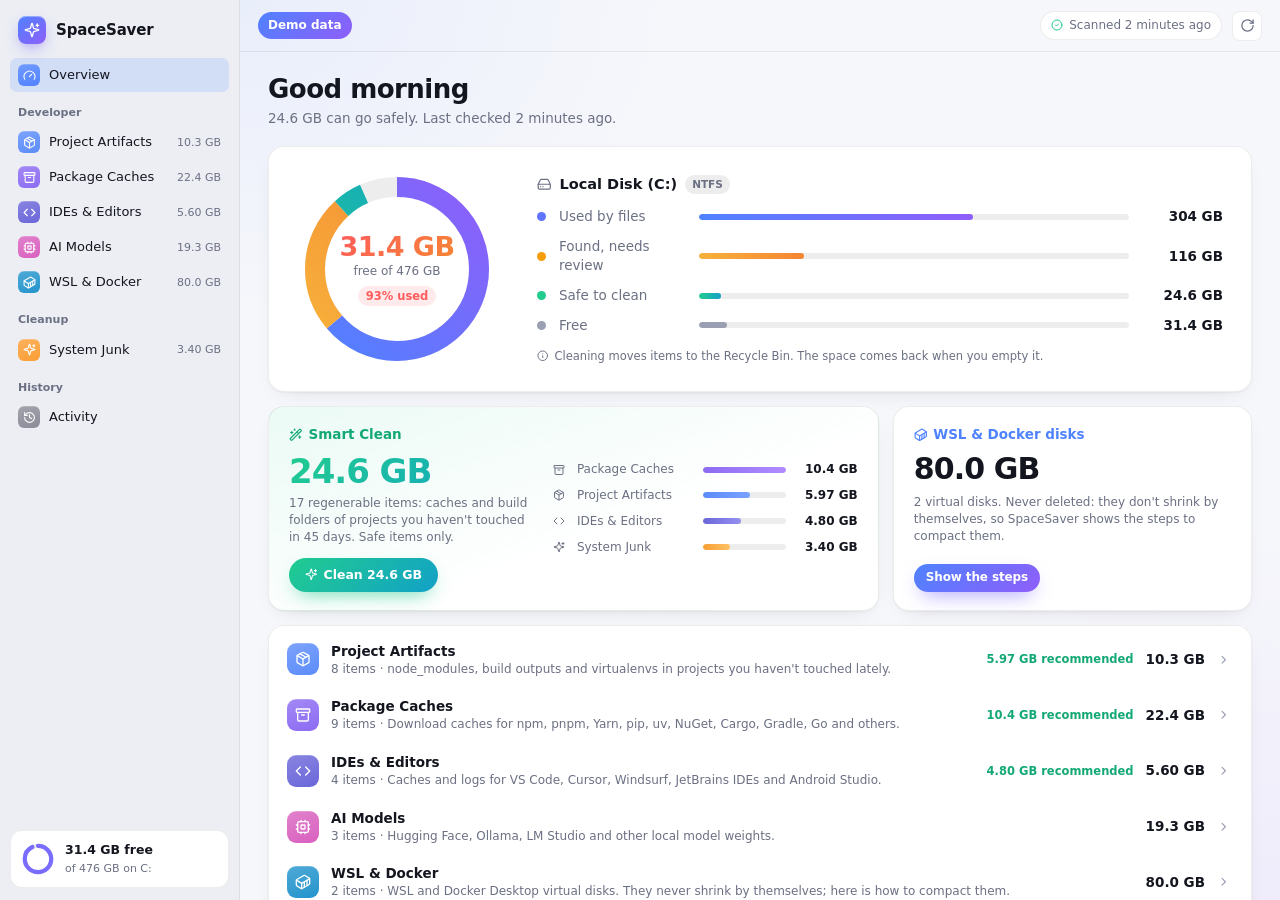
<file: windows/app/ui/index.html>
<!doctype html>
<html lang="en">
<head>
  <meta charset="utf-8">
  <meta name="viewport" content="width=device-width, initial-scale=1">
  <meta name="color-scheme" content="light dark">
  <title>SpaceSaver</title>
  <link rel="stylesheet" href="style.css">
</head>
<body>
  <div class="app">
    <aside class="side">
      <div class="brand"><span class="logo" id="logo"></span><b>SpaceSaver</b></div>
      <nav class="side-list" id="nav" aria-label="Sections"></nav>
      <div class="side-disk" id="side-disk"></div>
    </aside>
    <main class="main">
      <header class="toolbar">
        <span class="demo-chip" id="demo-chip" hidden title="No Windows backend: showing built-in demo data">Demo data</span>
        <span class="scan-chip" id="scan-chip"></span>
        <button class="tb-btn" id="rescan" type="button" title="Scan again" aria-label="Scan again"></button>
      </header>
      <section class="content" id="content" tabindex="-1"></section>
      <div class="sel-bar" id="sel-bar" hidden></div>
    </main>
  </div>
  <div class="modal" id="modal" hidden></div>
  <div class="toast" id="toast" role="status" hidden></div>
  <script src="icons.js"></script>
  <script src="demo.js"></script>
  <script src="app.js"></script>
</body>
</html>
</file>
<file: windows/app/ui/style.css>
/* SpaceSaver for Windows. Colours and shapes follow the macOS app (see docs/style.css). */

:root {
  color-scheme: light dark;
  --bg: #f6f7fb;
  --side: #eceef4;
  --card: #ffffff;
  --card-2: #f3f4f9;
  --line: rgba(0, 0, 0, .07);
  --ink: #14161f;
  --ink-2: #6b7083;
  --ink-3: #9aa0b2;
  --track: rgba(0, 0, 0, .07);
  --hover: rgba(79, 130, 255, .08);
  --active: rgba(79, 130, 255, .16);
  --brand-1: #4f82ff;
  --brand-2: #8f5efa;
  --ok-1: #21cc8f;
  --ok-2: #12a1c7;
  --bad-1: #ff5c5c;
  --bad-2: #f58533;
  --warn-1: #f7b23b;
  --warn-2: #f58533;
  --ok-text: #13a874;
  --warn-text: #d97706;
  --bad-text: #e5484d;
  --shadow: 0 1px 2px rgba(0, 0, 0, .04), 0 8px 24px -14px rgba(0, 0, 0, .18);
  --shadow-lg: 0 30px 80px -20px rgba(20, 20, 60, .45), 0 10px 30px -12px rgba(0, 0, 0, .3);
  --spring: cubic-bezier(.3, 1.3, .5, 1);
  --ease: cubic-bezier(.2, .8, .2, 1);
  --font: "Segoe UI Variable Text", "Segoe UI", system-ui, -apple-system, Inter, sans-serif;
  --display: "Segoe UI Variable Display", "Segoe UI", system-ui, -apple-system, Inter, sans-serif;
  --mono: "Cascadia Mono", "Cascadia Code", Consolas, ui-monospace, "SF Mono", monospace;
}

@media (prefers-color-scheme: dark) {
  :root {
    --bg: #1c1d23;
    --side: #232429;
    --card: #27282f;
    --card-2: #2e2f37;
    --line: rgba(255, 255, 255, .08);
    --ink: #f2f3f7;
    --ink-2: #9a9fb0;
    --ink-3: #6c728a;
    --track: rgba(255, 255, 255, .09);
    --hover: rgba(255, 255, 255, .05);
    --active: rgba(79, 130, 255, .22);
    --ok-text: #3ddc9f;
    --warn-text: #fbbf24;
    --bad-text: #ff7b7b;
    --shadow: 0 1px 2px rgba(0, 0, 0, .3), 0 8px 24px -14px rgba(0, 0, 0, .6);
  }
}

* { box-sizing: border-box; }
html, body { height: 100%; margin: 0; }
body {
  background: var(--bg);
  color: var(--ink);
  font: 13.5px/1.4 var(--font);
  -webkit-font-smoothing: antialiased;
  overflow: hidden;
}
button { font: inherit; color: inherit; }
[hidden] { display: none !important; }
.ic { width: 1em; height: 1em; flex: none; }

/* ---------- layout ---------- */
.app { display: grid; grid-template-columns: 240px minmax(0, 1fr); height: 100vh; }
.side { background: var(--side); border-right: 1px solid var(--line); padding: 16px 10px 12px; display: flex; flex-direction: column; min-height: 0; overflow-y: auto; }
.brand { display: flex; align-items: center; gap: 10px; padding: 0 8px 14px; font-size: 15px; letter-spacing: -.01em; }
.logo { width: 28px; height: 28px; border-radius: 8px; display: grid; place-items: center; color: #fff; font-size: 16px; background: linear-gradient(140deg, var(--brand-1), var(--brand-2)); box-shadow: 0 6px 16px -6px rgba(110, 90, 250, .9), inset 0 1px 0 rgba(255, 255, 255, .35); }
.side-list { display: flex; flex-direction: column; gap: 1px; }
.side-head { font-size: 11px; font-weight: 600; color: var(--ink-2); padding: 12px 8px 4px; }
.side-item { display: flex; align-items: center; gap: 9px; padding: 6px 8px; border-radius: 7px; font-size: 13px; white-space: nowrap; border: 0; background: none; text-align: left; cursor: pointer; width: 100%; }
.side-item:hover { background: var(--hover); }
.side-item.active { background: var(--active); }
.side-item em { font-style: normal; margin-left: auto; font-size: 11px; color: var(--ink-2); font-variant-numeric: tabular-nums; }
.tile { width: 22px; height: 22px; border-radius: 6px; display: grid; place-items: center; color: #fff; font-size: 13px; background: linear-gradient(160deg, color-mix(in srgb, var(--c) 80%, #fff), var(--c)); box-shadow: inset 0 .5px 0 rgba(255, 255, 255, .4); flex: none; }
.tile.big { width: 44px; height: 44px; border-radius: 12px; font-size: 22px; box-shadow: 0 8px 20px -8px var(--c), inset 0 1px 0 rgba(255, 255, 255, .4); }
.side-disk { margin-top: auto; display: flex; align-items: center; gap: 10px; padding: 10px; border-radius: 12px; background: var(--card); border: 1px solid var(--line); }
.side-disk b { display: block; font-size: 12.5px; }
.side-disk span { font-size: 11px; color: var(--ink-2); }
.mini-gauge { width: 34px; height: 34px; transform: rotate(-90deg); flex: none; }
.mini-gauge circle { fill: none; stroke-width: 4.5; }
.mini-gauge .trk { stroke: var(--track); }
.mini-gauge .val { stroke: #7a6cff; stroke-linecap: round; transition: stroke-dasharray 1s var(--ease); }

.main { position: relative; display: flex; flex-direction: column; min-width: 0; min-height: 0;
  background: radial-gradient(60% 50% at 0% 0%, rgba(79, 130, 255, .08), transparent 70%),
              radial-gradient(60% 60% at 100% 100%, rgba(143, 94, 250, .07), transparent 70%), var(--bg); }
.toolbar { height: 52px; flex: none; display: flex; align-items: center; justify-content: flex-end; gap: 10px; padding: 0 18px; border-bottom: 1px solid var(--line); }
.scan-chip, .demo-chip { display: inline-flex; align-items: center; gap: 6px; font-size: 12px; padding: 5px 10px; border-radius: 999px; background: var(--card); border: 1px solid var(--line); color: var(--ink-2); white-space: nowrap; }
.scan-chip .ic { color: var(--ok-1); }
.demo-chip { color: #fff; border: 0; background: linear-gradient(135deg, var(--brand-1), var(--brand-2)); font-weight: 600; margin-right: auto; }
.tb-btn { width: 30px; height: 30px; border-radius: 8px; display: grid; place-items: center; color: var(--ink-2); background: var(--card); border: 1px solid var(--line); cursor: pointer; font-size: 15px; }
.tb-btn:hover { color: var(--ink); }
.tb-btn:disabled { opacity: .5; cursor: default; }
.spin { animation: spin 1s linear infinite; }
@keyframes spin { to { transform: rotate(360deg); } }
.content { flex: 1; overflow-y: auto; padding: 22px 28px 110px; outline: none; }
.view { max-width: 1100px; }
.view.enter { animation: viewIn .35s var(--ease) both; }
@keyframes viewIn { from { opacity: 0; transform: translateY(6px); } }

/* ---------- common ---------- */
.greet { font: 700 26px/1.2 var(--display); letter-spacing: -.02em; margin: 0; }
.greet-sub { color: var(--ink-2); font-size: 13.5px; margin: 4px 0 18px; }
.w-card { background: var(--card); border: 1px solid var(--line); border-radius: 16px; box-shadow: var(--shadow); }
.w-label { display: inline-flex; align-items: center; gap: 6px; font-weight: 600; font-size: 13.5px; }
.w-label.ok { color: var(--ok-text); }
.w-label.info { color: var(--brand-1); }
.w-btn { display: inline-flex; align-items: center; justify-content: center; gap: 6px; height: 34px; padding: 0 16px; border-radius: 999px; border: 0; color: #fff; font-weight: 600; font-size: 12.5px; cursor: pointer; white-space: nowrap; transition: transform .25s var(--spring), filter .2s, box-shadow .25s; }
.w-btn:hover { transform: translateY(-1px); filter: brightness(1.06); }
.w-btn:active { transform: scale(.97); }
.w-btn:disabled { opacity: .45; cursor: default; transform: none; filter: none; }
.w-btn.ok { background: linear-gradient(135deg, var(--ok-1), var(--ok-2)); box-shadow: 0 8px 20px -8px rgba(33, 204, 143, .8); }
.w-btn.brand { background: linear-gradient(135deg, var(--brand-1), var(--brand-2)); box-shadow: 0 8px 20px -8px rgba(110, 90, 250, .8); }
.w-btn.danger { background: linear-gradient(135deg, var(--bad-1), var(--bad-2)); box-shadow: 0 8px 20px -8px rgba(255, 92, 92, .8); }
.w-btn.sm { height: 28px; padding: 0 12px; font-size: 12px; }
.ghost-btn { display: inline-flex; align-items: center; gap: 6px; height: 30px; padding: 0 12px; border-radius: 999px; border: 1px solid var(--line); background: var(--card); color: var(--ink); font-size: 12.5px; cursor: pointer; white-space: nowrap; }
.ghost-btn:hover { background: var(--card-2); }
.icon-btn { width: 24px; height: 24px; border-radius: 6px; border: 0; background: none; color: var(--ink-2); display: inline-grid; place-items: center; cursor: pointer; font-size: 13px; flex: none; }
.icon-btn:hover { background: var(--track); color: var(--ink); }
.chip { font-size: 10.5px; font-weight: 600; color: var(--ink-2); background: var(--track); padding: 2px 7px; border-radius: 999px; white-space: nowrap; }
.chip.active { color: var(--warn-text); background: rgba(245, 158, 11, .15); }
.chip.dormant { color: var(--ok-text); background: rgba(33, 204, 143, .14); }
.risk { display: inline-block; font-size: 11px; font-weight: 700; padding: 2px 8px; border-radius: 99px; white-space: nowrap; }
.risk.safe { color: var(--ok-text); background: rgba(33, 204, 143, .14); }
.risk.review { color: var(--warn-text); background: rgba(245, 158, 11, .15); }
.risk.caution { color: var(--bad-text); background: rgba(255, 92, 92, .14); }
.risk.manual { color: var(--brand-1); background: rgba(79, 130, 255, .14); }
.mono { font-family: var(--mono); font-size: 11.5px; }
.muted { color: var(--ink-2); }
.num { font-variant-numeric: tabular-nums; }
.danger-text { background: linear-gradient(135deg, var(--bad-1), var(--bad-2)); -webkit-background-clip: text; background-clip: text; color: transparent; }

/* ---------- overview ---------- */
.hero-card { display: grid; grid-template-columns: 210px 1fr; gap: 30px; padding: 22px 28px; align-items: center; }
.ring-box { position: relative; width: 200px; height: 200px; }
.ring { width: 100%; height: 100%; transform: rotate(-90deg); }
.ring circle { fill: none; stroke-width: 20; }
.ring-track { stroke: var(--track); }
.ring-seg { transition: stroke-dasharray 1.3s var(--ease), stroke-dashoffset 1.3s var(--ease); }
.ring-center { position: absolute; inset: 0; display: flex; flex-direction: column; align-items: center; justify-content: center; text-align: center; }
.ring-center b { font: 800 27px/1.1 var(--display); letter-spacing: -.02em; }
.ring-center span { font-size: 12px; color: var(--ink-2); margin-top: 2px; }
.ring-center em { font-style: normal; font-size: 11.5px; font-weight: 600; color: var(--ink-2); background: var(--track); padding: 2px 8px; border-radius: 999px; margin-top: 6px; }
.ring-center em.low { color: var(--bad-1); background: rgba(255, 92, 92, .12); }
.legend { display: flex; flex-direction: column; gap: 11px; min-width: 0; }
.lg-head { display: flex; align-items: center; gap: 8px; font-size: 14.5px; margin-bottom: 2px; }
.lg-head .ic { color: var(--ink-2); }
.lg-row { display: grid; grid-template-columns: 12px 130px 1fr 84px; align-items: center; gap: 10px; color: var(--ink-2); }
.lg-row b, .sm-row b { color: var(--ink); text-align: right; font-variant-numeric: tabular-nums; }
.dot { width: 9px; height: 9px; border-radius: 50%; background: var(--c); }
.bar { height: 6px; border-radius: 99px; background: var(--track); overflow: hidden; }
.bar span { display: block; height: 100%; width: var(--w); border-radius: inherit; background: linear-gradient(90deg, var(--c1), var(--c2)); transform-origin: left; }
.enter .bar span { animation: grow 1.2s var(--ease) both .15s; }
@keyframes grow { from { transform: scaleX(0); } }
.lg-note { font-size: 11.5px; color: var(--ink-2); display: flex; gap: 6px; align-items: flex-start; margin-top: 2px; }
.lg-note .ic { margin-top: 2px; }

.w-row { display: grid; grid-template-columns: 1.7fr 1fr; gap: 14px; margin-top: 14px; }
.smart { display: grid; grid-template-columns: 1fr 1.25fr; gap: 20px; padding: 18px 20px; background: linear-gradient(160deg, rgba(33, 204, 143, .09), transparent 60%), var(--card); }
.smart-num { display: block; font: 800 34px/1.15 var(--display); letter-spacing: -.03em; margin: 6px 0 4px; background: linear-gradient(135deg, var(--ok-1), var(--ok-2)); -webkit-background-clip: text; background-clip: text; color: transparent; }
.smart-l p { font-size: 12px; color: var(--ink-2); margin: 0 0 12px; }
.smart-r { display: flex; flex-direction: column; justify-content: center; gap: 9px; min-width: 0; }
.sm-row { display: grid; grid-template-columns: 16px 118px 1fr 64px; gap: 8px; align-items: center; font-size: 12px; color: var(--ink-2); }
.sm-row > span:nth-child(2) { overflow: hidden; text-overflow: ellipsis; white-space: nowrap; }
.side-card { padding: 18px 20px; display: flex; flex-direction: column; gap: 8px; }
.side-card .big-num { font: 800 30px/1.15 var(--display); letter-spacing: -.03em; }
.side-card p { margin: 0; font-size: 12px; color: var(--ink-2); }
.side-card .w-btn { margin-top: auto; align-self: flex-start; }

.cat-list { margin-top: 14px; padding: 6px; }
.cat-row { display: grid; grid-template-columns: 32px minmax(0, 1fr) auto auto 16px; gap: 12px; align-items: center; padding: 10px 12px; border-radius: 10px; border: 0; background: none; width: 100%; text-align: left; cursor: pointer; }
.cat-row:hover { background: var(--hover); }
.cat-row .tile { width: 32px; height: 32px; border-radius: 9px; font-size: 16px; }
.cat-row b { display: block; font-size: 13.5px; }
.cat-row small { display: block; font-size: 12px; color: var(--ink-2); white-space: nowrap; overflow: hidden; text-overflow: ellipsis; }
.cat-row .size { font-weight: 700; font-variant-numeric: tabular-nums; text-align: right; }
.cat-row .chev { color: var(--ink-3); }
.cat-row .rec { font-size: 11.5px; color: var(--ok-text); font-weight: 600; text-align: right; white-space: nowrap; }

.empty { text-align: center; padding: 70px 20px; color: var(--ink-2); }
.empty .tile.big { margin: 0 auto 16px; }
.empty h2 { color: var(--ink); font: 700 22px/1.2 var(--display); margin: 0 0 6px; }
.empty p { margin: 0 auto 18px; max-width: 460px; }
.scanning-ring { width: 64px; height: 64px; margin: 0 auto 18px; border-radius: 50%; background: conic-gradient(from 0deg, var(--brand-1), var(--brand-2), transparent 70%); -webkit-mask: radial-gradient(farthest-side, transparent calc(100% - 7px), #000 calc(100% - 6px)); mask: radial-gradient(farthest-side, transparent calc(100% - 7px), #000 calc(100% - 6px)); animation: spin .9s linear infinite; }

/* ---------- category ---------- */
.cat-head { display: grid; grid-template-columns: 44px 1fr auto; gap: 14px; align-items: center; margin-bottom: 16px; }
.cat-head h2 { margin: 0; font: 700 22px/1.2 var(--display); letter-spacing: -.02em; }
.cat-head p { margin: 2px 0 0; color: var(--ink-2); }
.cat-total { text-align: right; }
.cat-total b { display: block; font: 800 22px/1.1 var(--display); }
.cat-total span { font-size: 12px; color: var(--ink-2); }
.cat-tools { display: flex; gap: 8px; align-items: center; margin-bottom: 12px; flex-wrap: wrap; }
.cat-tools .hint { margin-left: auto; font-size: 12px; color: var(--ink-2); display: inline-flex; gap: 6px; align-items: center; }
.group-head { display: flex; align-items: center; gap: 6px; font-size: 12px; color: var(--ink-2); margin: 16px 4px 6px; }
.group-head:first-child { margin-top: 4px; }
.items { display: flex; flex-direction: column; gap: 8px; }
.item { display: grid; grid-template-columns: 22px minmax(0, 1fr) auto; gap: 12px; padding: 12px 14px; align-items: start; transition: border-color .2s, background .2s; }
.item.selected { border-color: color-mix(in srgb, var(--ok-1) 55%, transparent); background: linear-gradient(160deg, rgba(33, 204, 143, .06), transparent 70%), var(--card); }
.item.blocked { opacity: .85; }
.check { width: 18px; height: 18px; margin-top: 1px; border-radius: 5px; border: 1.5px solid var(--ink-3); background: var(--card); display: grid; place-items: center; cursor: pointer; color: #fff; font-size: 12px; padding: 0; transition: background .15s, border-color .15s; }
.check .ic { opacity: 0; transform: scale(.6); transition: opacity .15s, transform .25s var(--spring); }
.check.on { background: linear-gradient(135deg, var(--ok-1), var(--ok-2)); border-color: transparent; }
.check.on .ic { opacity: 1; transform: none; }
.check:disabled { cursor: not-allowed; opacity: .4; }
.check.locked { border-style: dashed; color: var(--ink-3); }
.check.locked .ic { opacity: 1; transform: none; font-size: 10px; }
.item-top { display: flex; align-items: center; gap: 8px; flex-wrap: wrap; }
.item-top b { font-size: 13.5px; overflow-wrap: anywhere; }
.item-path { display: flex; align-items: center; gap: 4px; color: var(--ink-2); margin-top: 3px; min-width: 0; }
.item-path span { overflow: hidden; text-overflow: ellipsis; white-space: nowrap; }
.item-exp { margin: 6px 0 0; color: var(--ink-2); font-size: 12.5px; }
.item-regen { margin: 4px 0 0; font-size: 12px; color: var(--ink-2); display: flex; gap: 6px; align-items: flex-start; }
.item-regen .ic { margin-top: 2px; color: var(--ok-1); }
.item-blocked { margin: 6px 0 0; font-size: 12px; color: var(--warn-text); display: flex; gap: 6px; align-items: flex-start; }
.item-blocked .ic { margin-top: 2px; }
.item-size { font-weight: 700; font-variant-numeric: tabular-nums; white-space: nowrap; text-align: right; }
.item-size small { display: block; font-weight: 400; font-size: 11px; color: var(--ink-2); }
.steps { margin-top: 10px; border-radius: 12px; background: var(--card-2); border: 1px solid var(--line); overflow: hidden; }
.steps summary { cursor: pointer; padding: 9px 12px; font-weight: 600; font-size: 12.5px; display: flex; align-items: center; gap: 6px; list-style: none; }
.steps summary::-webkit-details-marker { display: none; }
.steps summary .chev-i { transition: transform .2s var(--ease); color: var(--ink-3); }
.steps[open] summary .chev-i { transform: rotate(90deg); }
.steps pre { margin: 0; padding: 0 12px 10px; white-space: pre-wrap; overflow-wrap: anywhere; font: 12px/1.55 var(--font); color: var(--ink-2); }
.cmds { display: flex; flex-direction: column; gap: 6px; padding: 0 12px 12px; }
.cmd { display: flex; align-items: center; gap: 8px; padding: 7px 8px 7px 12px; border-radius: 9px; background: #0c0d12; color: #d6d9e6; border: 1px solid rgba(255, 255, 255, .08); }
.cmd code { flex: 1; min-width: 0; font: 12px/1.4 var(--mono); white-space: nowrap; overflow-x: auto; scrollbar-width: none; }
.cmd code::-webkit-scrollbar { display: none; }
.cmd .icon-btn { color: #d6d9e6; background: rgba(255, 255, 255, .08); }
.cmd .icon-btn:hover { background: rgba(255, 255, 255, .16); color: #fff; }
.cmd .prompt { color: #7a8099; font: 12px var(--mono); }

/* ---------- selection bar ---------- */
.sel-bar { position: absolute; left: 50%; bottom: 18px; transform: translateX(-50%); display: flex; align-items: center; gap: 14px; padding: 8px 8px 8px 18px; border-radius: 999px; background: var(--card); border: 1px solid var(--line); box-shadow: var(--shadow-lg); animation: barIn .4s var(--spring) both; white-space: nowrap; max-width: calc(100% - 32px); }
@keyframes barIn { from { opacity: 0; transform: translate(-50%, 16px); } }
.sel-bar b { font-variant-numeric: tabular-nums; }
.sel-bar .muted { font-size: 12px; overflow: hidden; text-overflow: ellipsis; }

/* ---------- activity ---------- */
.act-list { display: flex; flex-direction: column; gap: 8px; }
.act { display: grid; grid-template-columns: 34px minmax(0, 1fr) auto auto; gap: 12px; align-items: center; padding: 12px 14px; }
.act-icon { width: 34px; height: 34px; border-radius: 10px; display: grid; place-items: center; color: #fff; font-size: 16px; background: linear-gradient(135deg, var(--ok-1), var(--ok-2)); }
.act-icon.restored { background: linear-gradient(135deg, var(--brand-1), var(--brand-2)); }
.act-icon.failed, .act-icon.partial { background: linear-gradient(135deg, var(--bad-1), var(--bad-2)); }
.act-main b { display: block; font-size: 13.5px; overflow-wrap: anywhere; }
.act-main > span { font-size: 12px; color: var(--ink-2); }
.act details { margin-top: 6px; font-size: 12px; }
.act summary { cursor: pointer; color: var(--ink-2); width: fit-content; }
.act ul { list-style: none; padding: 6px 0 0; margin: 0; display: flex; flex-direction: column; gap: 4px; }
.act li { display: grid; grid-template-columns: 14px minmax(0, 1fr) auto; gap: 6px; align-items: center; color: var(--ink-2); }
.act li .mono { overflow: hidden; text-overflow: ellipsis; white-space: nowrap; }
.act li .ic { color: var(--ok-1); }
.act-size { font-weight: 700; font-variant-numeric: tabular-nums; white-space: nowrap; }
.act-err { color: var(--bad-text); font-size: 12px; margin-top: 4px; }

/* ---------- modal ---------- */
.modal { position: fixed; inset: 0; z-index: 20; display: grid; place-items: center; padding: 24px; background: rgba(10, 12, 24, .38); backdrop-filter: blur(6px); -webkit-backdrop-filter: blur(6px); animation: fade .25s var(--ease) both; }
@keyframes fade { from { opacity: 0; } }
.sheet { width: min(560px, 100%); max-height: calc(100vh - 48px); display: flex; flex-direction: column; background: var(--card); border: 1px solid var(--line); border-radius: 20px; box-shadow: var(--shadow-lg); padding: 22px 24px; animation: sheetIn .4s var(--spring) both; }
@keyframes sheetIn { from { opacity: 0; transform: translateY(14px) scale(.97); } }
.sheet h3 { margin: 0; font: 700 19px/1.25 var(--display); letter-spacing: -.01em; }
.sheet .sub { margin: 6px 0 14px; color: var(--ink-2); }
.review-list { overflow-y: auto; border: 1px solid var(--line); border-radius: 12px; background: var(--card-2); padding: 4px 0; min-height: 0; }
.review-cat { font-size: 11.5px; font-weight: 600; color: var(--ink-2); padding: 8px 14px 4px; display: flex; justify-content: space-between; }
.review-row { display: grid; grid-template-columns: minmax(0, 1fr) auto auto; gap: 10px; align-items: center; padding: 5px 14px; font-size: 12.5px; }
.review-row span:first-child { overflow: hidden; text-overflow: ellipsis; white-space: nowrap; }
.review-row b { font-variant-numeric: tabular-nums; }
.sheet-note { display: flex; gap: 8px; align-items: flex-start; font-size: 12px; color: var(--ink-2); margin-top: 12px; }
.sheet-note .ic { margin-top: 2px; color: var(--ok-1); }
.sheet-note.warn .ic { color: var(--warn-1); }
.sheet-actions { display: flex; justify-content: flex-end; gap: 10px; margin-top: 18px; }
.sheet.center { text-align: center; align-items: center; }
.pbar { width: 100%; height: 8px; border-radius: 99px; background: var(--track); overflow: hidden; margin: 16px 0 8px; }
.pbar span { display: block; height: 100%; width: 0; border-radius: inherit; background: linear-gradient(90deg, var(--ok-1), var(--ok-2)); transition: width .35s var(--ease); }
.progress-line { font-size: 12px; color: var(--ink-2); min-height: 1.4em; max-width: 100%; overflow: hidden; text-overflow: ellipsis; white-space: nowrap; }
.burst { position: relative; width: 84px; height: 84px; margin: 4px auto 14px; display: grid; place-items: center; }
.burst::before { content: ""; position: absolute; inset: 0; border-radius: 50%; background: linear-gradient(135deg, var(--ok-1), var(--ok-2)); animation: pop .55s var(--spring) both; box-shadow: 0 16px 40px -12px rgba(33, 204, 143, .9); }
.burst::after { content: ""; position: absolute; inset: -10px; border-radius: 50%; border: 2px solid var(--ok-1); opacity: 0; animation: ring 1s var(--ease) .15s; }
.burst .ic { position: relative; color: #fff; font-size: 40px; stroke-width: 2.6; animation: pop .5s var(--spring) .12s both; }
@keyframes pop { from { transform: scale(.3); opacity: 0; } }
@keyframes ring { from { opacity: .8; transform: scale(.8); } to { opacity: 0; transform: scale(1.35); } }
.result-list { text-align: left; width: 100%; font-size: 12px; color: var(--ink-2); margin-top: 10px; max-height: 140px; overflow-y: auto; }
.result-list p { margin: 3px 0; }

/* ---------- toast ---------- */
.toast { position: fixed; left: 50%; bottom: 24px; transform: translateX(-50%); z-index: 30; padding: 9px 16px; border-radius: 999px; background: #14161f; color: #fff; font-size: 12.5px; box-shadow: var(--shadow-lg); animation: barIn .35s var(--spring) both; max-width: calc(100% - 32px); }

/* ---------- small windows (browser preview on a phone) ---------- */
@media (max-width: 860px) {
  .hero-card { grid-template-columns: 1fr; justify-items: center; }
  .legend { width: 100%; }
  .w-row, .smart { grid-template-columns: 1fr; }
}
@media (max-width: 700px) {
  body { overflow: auto; }
  .app { grid-template-columns: 1fr; grid-template-rows: auto 1fr; height: auto; min-height: 100vh; }
  .side { flex-direction: row; align-items: center; overflow-x: auto; overflow-y: hidden; padding: 8px 10px; border-right: 0; border-bottom: 1px solid var(--line); gap: 8px; }
  .brand { padding: 0 6px 0 0; }
  .brand b { display: none; }
  .side-list { flex-direction: row; }
  .side-head, .side-item em, .side-disk { display: none; }
  .side-item { width: auto; }
  .content { padding: 16px 16px 110px; overflow: visible; }
  .main { min-height: 0; }
  .lg-row { grid-template-columns: 12px 1fr 70px; }
  .lg-row .bar { display: none; }
  .sm-row { grid-template-columns: 16px 1fr 64px; }
  .sm-row .bar { display: none; }
  .cat-row { grid-template-columns: 32px minmax(0, 1fr) auto; }
  .cat-row .rec, .cat-row .chev { display: none; }
  .cat-head { grid-template-columns: 44px 1fr; }
  .cat-total { grid-column: 1 / -1; text-align: left; }
  .act { grid-template-columns: 34px minmax(0, 1fr) auto; }
  .act .act-size { display: none; }
  .sel-bar { position: fixed; }
}
</file>
